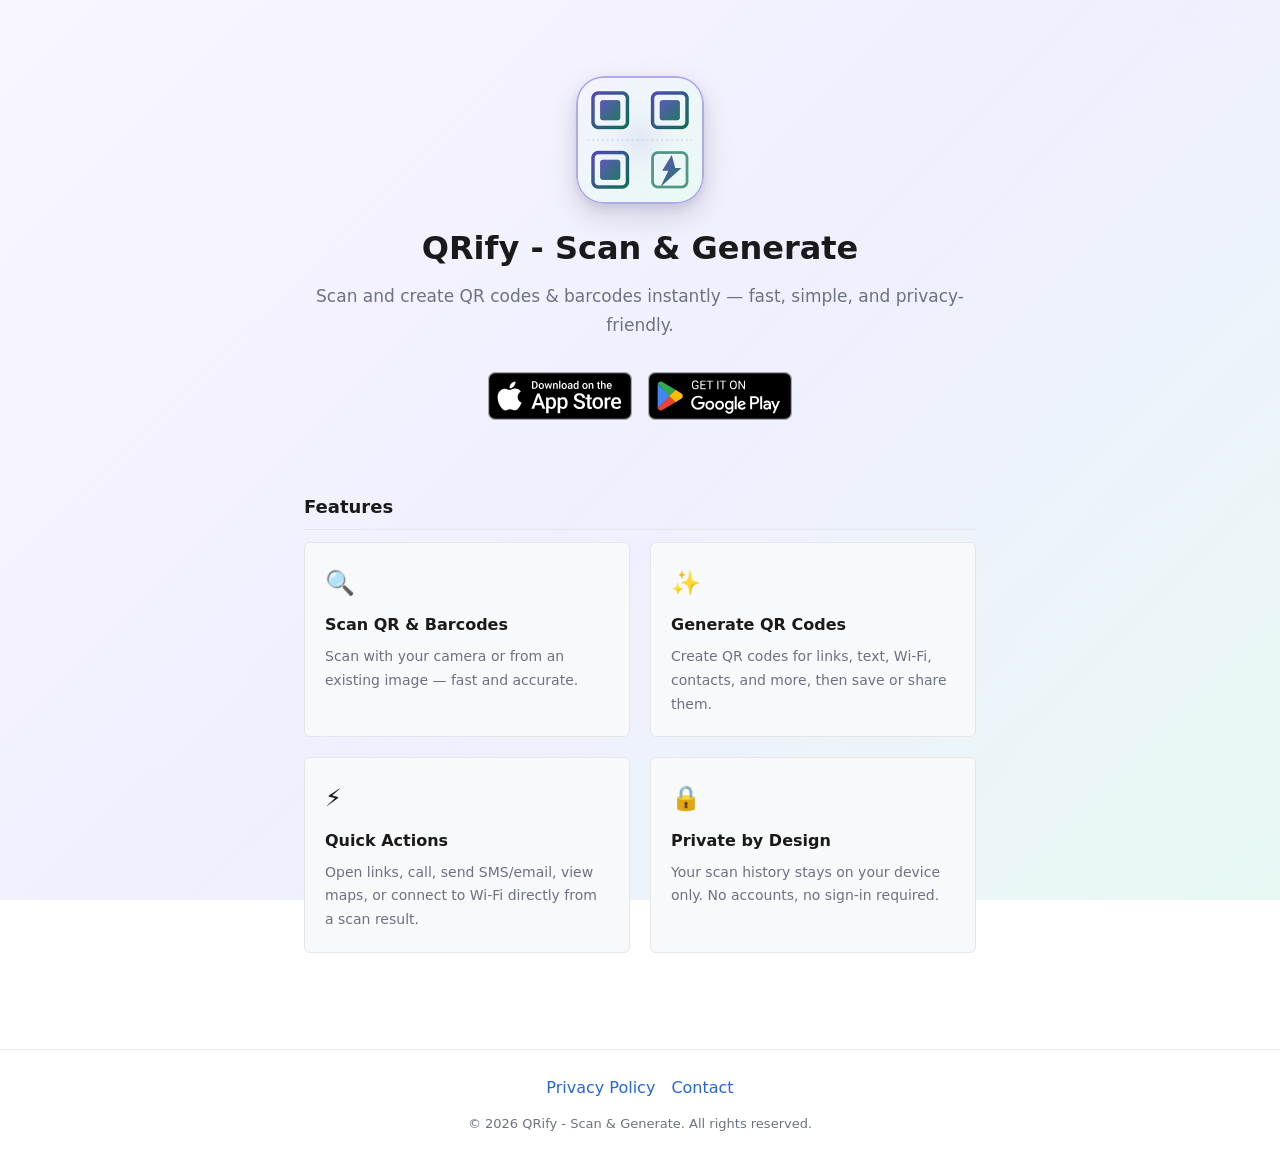
<file: index.html>
<!DOCTYPE html>
<html lang="en">
<head>
  <meta charset="UTF-8" />
  <meta name="viewport" content="width=device-width, initial-scale=1.0" />
  <title>QRify - Scan &amp; Generate</title>
  <meta name="description" content="QRify - Scan & Generate: a fast, privacy-friendly QR code and barcode scanner & generator. Your scans stay on your device." />
  <style>
    .vi { display: none; }
    .lang-vi .vi { display: inline; }
    .lang-vi .en { display: none; }
  </style>
  <link rel="stylesheet" href="assets/style.css?v=11" />
</head>
<body>
  <div class="lang-switcher">
    <button id="btn-en" onclick="setLang('en')">EN</button>
    <span>|</span>
    <button id="btn-vi" onclick="setLang('vi')">VI</button>
  </div>

  <main>
    <section class="hero">
      <img class="logo" src="assets/logo.png" alt="QRify logo" />
      <h1>QRify - Scan &amp; Generate</h1>
      <p class="tagline">
        <span class="en">Scan and create QR codes &amp; barcodes instantly — fast, simple, and privacy-friendly.</span>
        <span class="vi">Quét và tạo mã QR &amp; barcode ngay lập tức — nhanh, đơn giản và tôn trọng quyền riêng tư.</span>
      </p>
      <div class="store-buttons">
        <a class="store-button" href="https://apps.apple.com/app/id6777644974" target="_blank" rel="noopener noreferrer">
          <img class="en" src="assets/app-store-badge.svg" alt="Download on the App Store" />
          <img class="vi" src="assets/app-store-badge-vi.svg" alt="Tải xuống trên App Store" />
        </a>
        <a class="store-button" href="https://play.google.com/store/apps/details?id=com.yangwave.nvd.qrif" target="_blank" rel="noopener noreferrer">
          <img class="en" src="assets/google-play-badge.svg" alt="Get it on Google Play" />
          <img class="vi" src="assets/google-play-badge-vi.svg" alt="Tải về từ Google Play" />
        </a>
      </div>
    </section>

    <section id="features">
      <h2>
        <span class="en">Features</span>
        <span class="vi">Tính Năng</span>
      </h2>
      <div class="feature-grid">
        <div class="feature-card">
          <div class="icon">🔍</div>
          <h3>
            <span class="en">Scan QR &amp; Barcodes</span>
            <span class="vi">Quét QR &amp; Barcode</span>
          </h3>
          <p>
            <span class="en">Scan with your camera or from an existing image — fast and accurate.</span>
            <span class="vi">Quét bằng camera hoặc từ ảnh có sẵn — nhanh và chính xác.</span>
          </p>
        </div>
        <div class="feature-card">
          <div class="icon">✨</div>
          <h3>
            <span class="en">Generate QR Codes</span>
            <span class="vi">Tạo Mã QR</span>
          </h3>
          <p>
            <span class="en">Create QR codes for links, text, Wi-Fi, contacts, and more, then save or share them.</span>
            <span class="vi">Tạo mã QR cho liên kết, văn bản, Wi-Fi, liên hệ và nhiều hơn nữa, rồi lưu hoặc chia sẻ.</span>
          </p>
        </div>
        <div class="feature-card">
          <div class="icon">⚡</div>
          <h3>
            <span class="en">Quick Actions</span>
            <span class="vi">Hành Động Nhanh</span>
          </h3>
          <p>
            <span class="en">Open links, call, send SMS/email, view maps, or connect to Wi-Fi directly from a scan result.</span>
            <span class="vi">Mở liên kết, gọi điện, gửi SMS/email, xem bản đồ hoặc kết nối Wi-Fi ngay từ kết quả quét.</span>
          </p>
        </div>
        <div class="feature-card">
          <div class="icon">🔒</div>
          <h3>
            <span class="en">Private by Design</span>
            <span class="vi">Riêng Tư Tuyệt Đối</span>
          </h3>
          <p>
            <span class="en">Your scan history stays on your device only. No accounts, no sign-in required.</span>
            <span class="vi">Lịch sử quét chỉ lưu trên thiết bị của bạn. Không tài khoản, không cần đăng nhập.</span>
          </p>
        </div>
      </div>
    </section>
  </main>

  <footer>
    <div class="footer-links">
      <a href="privacy/">
        <span class="en">Privacy Policy</span>
        <span class="vi">Chính Sách Quyền Riêng Tư</span>
      </a>
      <a href="mailto:duongtrieu270799@gmail.com">
        <span class="en">Contact</span>
        <span class="vi">Liên Hệ</span>
      </a>
    </div>
    <p>
      <span class="en">&copy; 2026 QRify - Scan &amp; Generate. All rights reserved.</span>
      <span class="vi">&copy; 2026 QRify - Scan &amp; Generate. Bảo lưu mọi quyền.</span>
    </p>
  </footer>

  <script>
    function setLang(lang) {
      if (lang === 'vi') {
        document.body.classList.add('lang-vi');
        document.documentElement.lang = 'vi';
      } else {
        document.body.classList.remove('lang-vi');
        document.documentElement.lang = 'en';
      }
      document.getElementById('btn-en').classList.toggle('active', lang === 'en');
      document.getElementById('btn-vi').classList.toggle('active', lang === 'vi');
      localStorage.setItem('qrify-lang', lang);
    }

    (function () {
      var param = new URLSearchParams(window.location.search).get('lang');
      var saved = localStorage.getItem('qrify-lang');
      setLang(param || saved || 'en');
    })();
  </script>
</body>
</html>
</file>
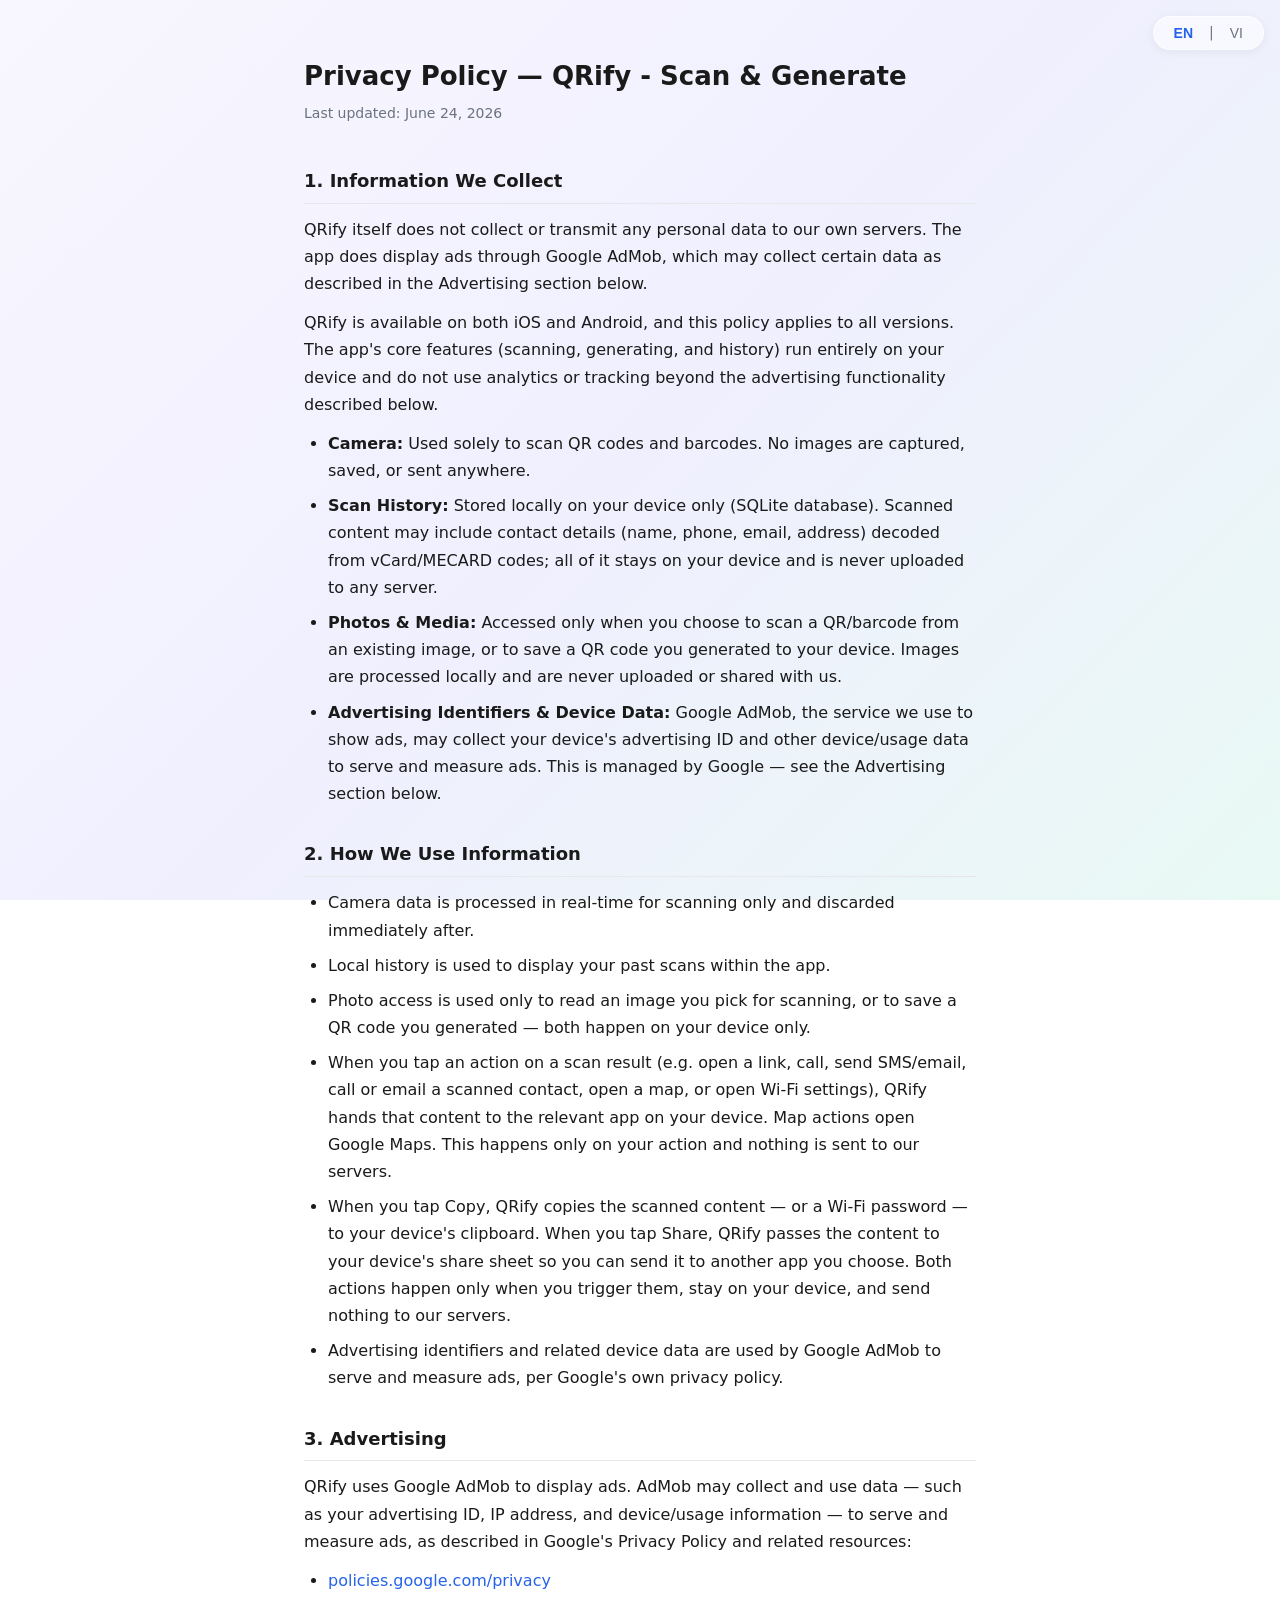
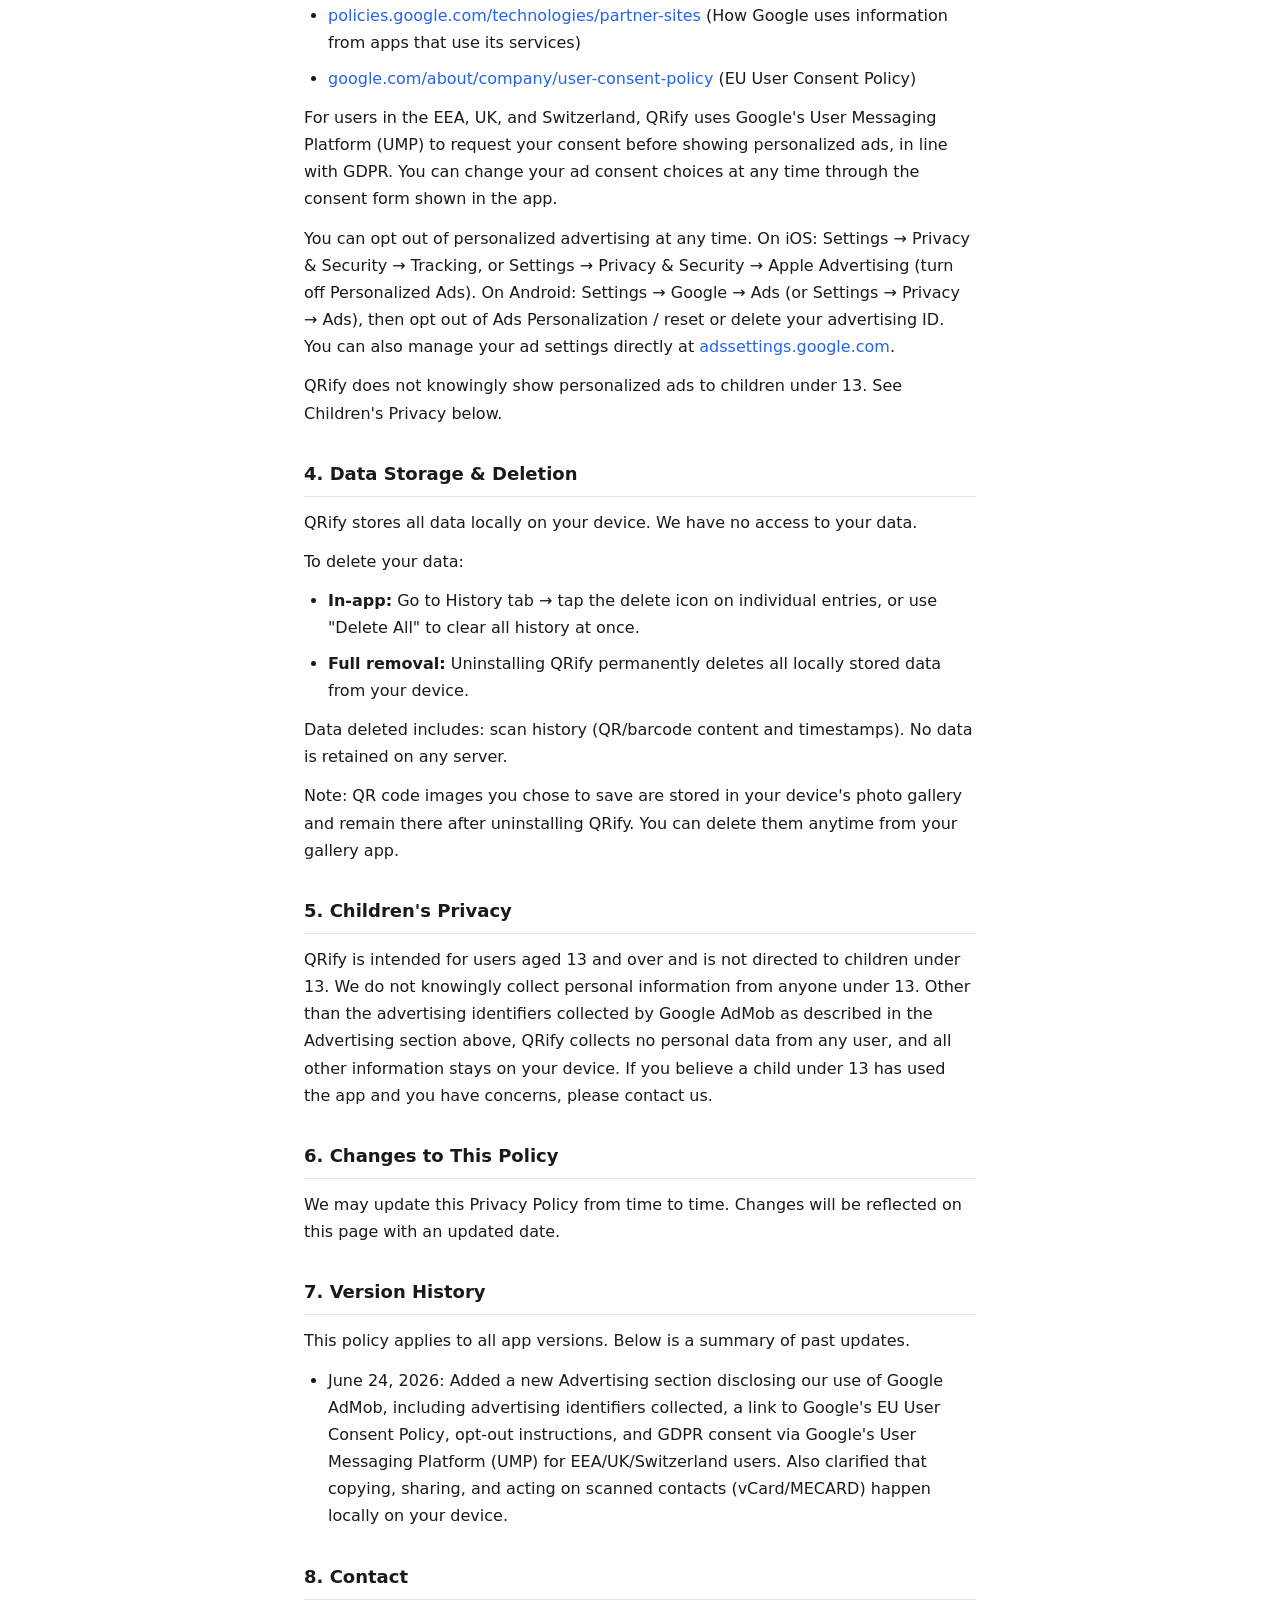
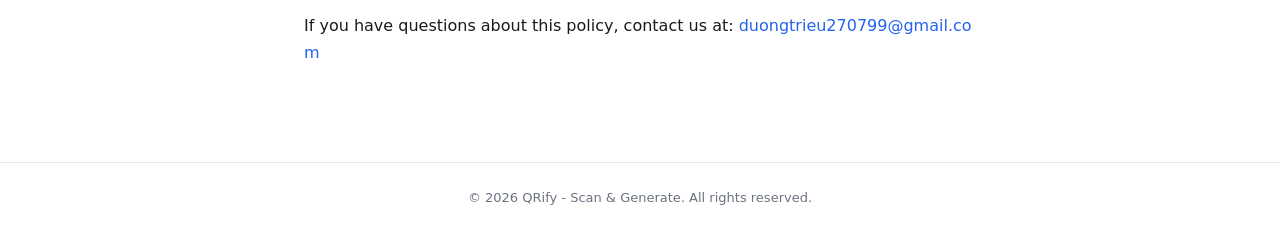
<file: privacy/index.html>
<!DOCTYPE html>
<html lang="en">
<head>
  <meta charset="UTF-8" />
  <meta name="viewport" content="width=device-width, initial-scale=1.0" />
  <title>Privacy Policy — QRify - Scan &amp; Generate</title>
  <style>
    .vi { display: none; }
    .lang-vi .vi { display: inline; }
    .lang-vi .en { display: none; }
  </style>
  <link rel="stylesheet" href="../assets/style.css?v=11" />
</head>
<body>
  <!-- Tạm ẩn nút back về home
  <a href="/" class="back-link">
    <span class="en">&larr; Home</span>
    <span class="vi">&larr; Trang chủ</span>
  </a>
  -->
  <div class="lang-switcher">
    <button id="btn-en" onclick="setLang('en')">EN</button>
    <span>|</span>
    <button id="btn-vi" onclick="setLang('vi')">VI</button>
  </div>

  <main>
    <h1>
      <span class="en">Privacy Policy — QRify - Scan &amp; Generate</span>
      <span class="vi">Chính Sách Quyền Riêng Tư — QRify - Scan &amp; Generate</span>
    </h1>
    <p class="last-updated">
      <span class="en">Last updated: June 24, 2026</span>
      <span class="vi">Cập nhật lần cuối: 24 tháng 6, 2026</span>
    </p>

    <section id="information-we-collect">
      <h2>
        <span class="en">1. Information We Collect</span>
        <span class="vi">1. Thông Tin Chúng Tôi Thu Thập</span>
      </h2>
      <p>
        <span class="en">QRify itself does not collect or transmit any personal data to our own servers. The app does display ads through Google AdMob, which may collect certain data as described in the Advertising section below.</span>
        <span class="vi">Bản thân QRify không thu thập hay truyền bất kỳ dữ liệu cá nhân nào lên máy chủ riêng của chúng tôi. Ứng dụng có hiển thị quảng cáo qua Google AdMob, và AdMob có thể thu thập một số dữ liệu như mô tả ở phần Quảng Cáo bên dưới.</span>
      </p>
      <p>
        <span class="en">QRify is available on both iOS and Android, and this policy applies to all versions. The app's core features (scanning, generating, and history) run entirely on your device and do not use analytics or tracking beyond the advertising functionality described below.</span>
        <span class="vi">QRify có mặt trên cả iOS và Android, và chính sách này áp dụng cho mọi phiên bản. Các tính năng chính của ứng dụng (quét, tạo mã, lịch sử) chạy hoàn toàn trên thiết bị của bạn và không sử dụng analytics hay theo dõi (tracking) ngoài chức năng quảng cáo được mô tả bên dưới.</span>
      </p>
      <ul>
        <li>
          <strong><span class="en">Camera:</span><span class="vi">Camera:</span></strong>
          <span class="en">Used solely to scan QR codes and barcodes. No images are captured, saved, or sent anywhere.</span>
          <span class="vi">Chỉ dùng để quét mã QR và barcode. Không chụp, không lưu, không gửi ảnh đi bất kỳ đâu.</span>
        </li>
        <li>
          <strong><span class="en">Scan History:</span><span class="vi">Lịch sử quét:</span></strong>
          <span class="en">Stored locally on your device only (SQLite database). Scanned content may include contact details (name, phone, email, address) decoded from vCard/MECARD codes; all of it stays on your device and is never uploaded to any server.</span>
          <span class="vi">Chỉ lưu cục bộ trên thiết bị của bạn (cơ sở dữ liệu SQLite). Nội dung quét có thể bao gồm thông tin liên hệ (tên, số điện thoại, email, địa chỉ) được giải mã từ mã vCard/MECARD; toàn bộ đều nằm trên thiết bị của bạn và không bao giờ được tải lên máy chủ.</span>
        </li>
        <li>
          <strong><span class="en">Photos &amp; Media:</span><span class="vi">Ảnh &amp; Phương tiện:</span></strong>
          <span class="en">Accessed only when you choose to scan a QR/barcode from an existing image, or to save a QR code you generated to your device. Images are processed locally and are never uploaded or shared with us.</span>
          <span class="vi">Chỉ được truy cập khi bạn chọn quét mã QR/barcode từ một ảnh có sẵn, hoặc khi bạn lưu mã QR đã tạo vào thiết bị. Ảnh được xử lý cục bộ, không bao giờ được tải lên hay chia sẻ cho chúng tôi.</span>
        </li>
        <li>
          <strong><span class="en">Advertising Identifiers &amp; Device Data:</span><span class="vi">Mã định danh quảng cáo &amp; dữ liệu thiết bị:</span></strong>
          <span class="en">Google AdMob, the service we use to show ads, may collect your device's advertising ID and other device/usage data to serve and measure ads. This is managed by Google — see the Advertising section below.</span>
          <span class="vi">Google AdMob, dịch vụ chúng tôi dùng để hiển thị quảng cáo, có thể thu thập Advertising ID của thiết bị và một số dữ liệu thiết bị/sử dụng khác để hiển thị và đo lường quảng cáo. Việc này do Google quản lý — xem phần Quảng Cáo bên dưới.</span>
        </li>
      </ul>
    </section>

    <section id="how-we-use-information">
      <h2>
        <span class="en">2. How We Use Information</span>
        <span class="vi">2. Cách Chúng Tôi Sử Dụng Thông Tin</span>
      </h2>
      <ul>
        <li>
          <span class="en">Camera data is processed in real-time for scanning only and discarded immediately after.</span>
          <span class="vi">Dữ liệu camera chỉ được xử lý thời gian thực để quét và bị xóa ngay sau đó.</span>
        </li>
        <li>
          <span class="en">Local history is used to display your past scans within the app.</span>
          <span class="vi">Lịch sử cục bộ được dùng để hiển thị các lần quét trước đây trong ứng dụng.</span>
        </li>
        <li>
          <span class="en">Photo access is used only to read an image you pick for scanning, or to save a QR code you generated — both happen on your device only.</span>
          <span class="vi">Quyền truy cập ảnh chỉ dùng để đọc ảnh bạn chọn để quét, hoặc lưu mã QR bạn đã tạo — cả hai đều chỉ diễn ra trên thiết bị của bạn.</span>
        </li>
        <li>
          <span class="en">When you tap an action on a scan result (e.g. open a link, call, send SMS/email, call or email a scanned contact, open a map, or open Wi-Fi settings), QRify hands that content to the relevant app on your device. Map actions open Google Maps. This happens only on your action and nothing is sent to our servers.</span>
          <span class="vi">Khi bạn bấm một hành động trên kết quả quét (mở liên kết, gọi, gửi SMS/email, gọi hoặc gửi email cho một liên hệ (contact) đã quét, mở bản đồ, hoặc mở Cài đặt Wi-Fi), QRify chuyển nội dung đó sang app tương ứng trên thiết bị. Hành động bản đồ sẽ mở Google Maps. Việc này chỉ xảy ra khi bạn chủ động bấm và không có dữ liệu nào được gửi lên máy chủ của chúng tôi.</span>
        </li>
        <li>
          <span class="en">When you tap Copy, QRify copies the scanned content — or a Wi-Fi password — to your device's clipboard. When you tap Share, QRify passes the content to your device's share sheet so you can send it to another app you choose. Both actions happen only when you trigger them, stay on your device, and send nothing to our servers.</span>
          <span class="vi">Khi bạn bấm Sao chép, QRify sao chép nội dung quét — hoặc mật khẩu Wi-Fi — vào clipboard của thiết bị. Khi bạn bấm Chia sẻ, QRify chuyển nội dung sang khay chia sẻ của thiết bị để bạn gửi tới một app khác do bạn chọn. Cả hai hành động chỉ chạy khi bạn chủ động bấm, ở trên thiết bị của bạn, và không gửi gì lên máy chủ của chúng tôi.</span>
        </li>
        <li>
          <span class="en">Advertising identifiers and related device data are used by Google AdMob to serve and measure ads, per Google's own privacy policy.</span>
          <span class="vi">Mã định danh quảng cáo và dữ liệu thiết bị liên quan được Google AdMob dùng để hiển thị và đo lường quảng cáo, theo chính sách quyền riêng tư riêng của Google.</span>
        </li>
      </ul>
    </section>

    <section id="advertising">
      <h2>
        <span class="en">3. Advertising</span>
        <span class="vi">3. Quảng Cáo</span>
      </h2>
      <p>
        <span class="en">QRify uses Google AdMob to display ads. AdMob may collect and use data — such as your advertising ID, IP address, and device/usage information — to serve and measure ads, as described in Google's Privacy Policy and related resources:</span>
        <span class="vi">QRify dùng Google AdMob để hiển thị quảng cáo. AdMob có thể thu thập và sử dụng dữ liệu — như Advertising ID, địa chỉ IP, và thông tin thiết bị/sử dụng — để hiển thị và đo lường quảng cáo, theo Chính Sách Quyền Riêng Tư của Google và các tài nguyên liên quan:</span>
      </p>
      <ul>
        <li><a href="https://policies.google.com/privacy" target="_blank" rel="noopener noreferrer">policies.google.com/privacy</a></li>
        <li><a href="https://policies.google.com/technologies/partner-sites" target="_blank" rel="noopener noreferrer">policies.google.com/technologies/partner-sites</a> <span class="en">(How Google uses information from apps that use its services)</span><span class="vi">(Cách Google sử dụng thông tin từ ứng dụng dùng dịch vụ của Google)</span></li>
        <li><a href="https://www.google.com/about/company/user-consent-policy/" target="_blank" rel="noopener noreferrer">google.com/about/company/user-consent-policy</a> <span class="en">(EU User Consent Policy)</span><span class="vi">(Chính Sách Đồng Ý Người Dùng EU)</span></li>
      </ul>
      <p>
        <span class="en">For users in the EEA, UK, and Switzerland, QRify uses Google's User Messaging Platform (UMP) to request your consent before showing personalized ads, in line with GDPR. You can change your ad consent choices at any time through the consent form shown in the app.</span>
        <span class="vi">Đối với người dùng tại EEA, Vương quốc Anh và Thụy Sĩ, QRify dùng User Messaging Platform (UMP) của Google để xin sự đồng ý trước khi hiển thị quảng cáo cá nhân hóa, theo quy định GDPR. Bạn có thể thay đổi lựa chọn đồng ý quảng cáo bất cứ lúc nào qua biểu mẫu đồng ý hiển thị trong ứng dụng.</span>
      </p>
      <p>
        <span class="en">You can opt out of personalized advertising at any time. On iOS: Settings → Privacy &amp; Security → Tracking, or Settings → Privacy &amp; Security → Apple Advertising (turn off Personalized Ads). On Android: Settings → Google → Ads (or Settings → Privacy → Ads), then opt out of Ads Personalization / reset or delete your advertising ID. You can also manage your ad settings directly at <a href="https://adssettings.google.com" target="_blank" rel="noopener noreferrer">adssettings.google.com</a>.</span>
        <span class="vi">Bạn có thể tắt quảng cáo cá nhân hóa bất cứ lúc nào. Trên iOS: Cài đặt → Quyền riêng tư &amp; Bảo mật → Theo dõi (Tracking), hoặc Cài đặt → Quyền riêng tư &amp; Bảo mật → Quảng cáo của Apple (tắt Quảng cáo cá nhân hóa). Trên Android: Cài đặt → Google → Quảng cáo (hoặc Cài đặt → Quyền riêng tư → Quảng cáo), sau đó tắt cá nhân hóa quảng cáo / đặt lại hoặc xóa Advertising ID. Bạn cũng có thể quản lý cài đặt quảng cáo tại <a href="https://adssettings.google.com" target="_blank" rel="noopener noreferrer">adssettings.google.com</a>.</span>
      </p>
      <p>
        <span class="en">QRify does not knowingly show personalized ads to children under 13. See Children's Privacy below.</span>
        <span class="vi">QRify không cố ý hiển thị quảng cáo cá nhân hóa cho trẻ dưới 13 tuổi. Xem phần Quyền Riêng Tư Trẻ Em bên dưới.</span>
      </p>
    </section>

    <section id="data-storage-deletion">
      <h2>
        <span class="en">4. Data Storage &amp; Deletion</span>
        <span class="vi">4. Lưu Trữ &amp; Xóa Dữ Liệu</span>
      </h2>
      <p>
        <span class="en">QRify stores all data locally on your device. We have no access to your data.</span>
        <span class="vi">QRify lưu toàn bộ dữ liệu cục bộ trên thiết bị của bạn. Chúng tôi không có quyền truy cập vào dữ liệu của bạn.</span>
      </p>
      <p>
        <span class="en">To delete your data:</span>
        <span class="vi">Để xóa dữ liệu của bạn:</span>
      </p>
      <ul>
        <li>
          <strong><span class="en">In-app:</span><span class="vi">Trong ứng dụng:</span></strong>
          <span class="en">Go to History tab → tap the delete icon on individual entries, or use "Delete All" to clear all history at once.</span>
          <span class="vi">Vào tab Lịch sử → nhấn biểu tượng xóa trên từng mục, hoặc dùng "Xóa tất cả" để xóa toàn bộ lịch sử cùng lúc.</span>
        </li>
        <li>
          <strong><span class="en">Full removal:</span><span class="vi">Xóa hoàn toàn:</span></strong>
          <span class="en">Uninstalling QRify permanently deletes all locally stored data from your device.</span>
          <span class="vi">Gỡ cài đặt QRify sẽ xóa vĩnh viễn toàn bộ dữ liệu được lưu cục bộ trên thiết bị của bạn.</span>
        </li>
      </ul>
      <p>
        <span class="en">Data deleted includes: scan history (QR/barcode content and timestamps). No data is retained on any server.</span>
        <span class="vi">Dữ liệu bị xóa bao gồm: lịch sử quét (nội dung mã QR/barcode và thời gian). Không có dữ liệu nào được lưu trên bất kỳ máy chủ nào.</span>
      </p>
      <p>
        <span class="en">Note: QR code images you chose to save are stored in your device's photo gallery and remain there after uninstalling QRify. You can delete them anytime from your gallery app.</span>
        <span class="vi">Lưu ý: Các ảnh mã QR mà bạn đã chọn lưu được lưu trong thư viện ảnh của thiết bị và vẫn còn ở đó sau khi gỡ QRify. Bạn có thể xóa chúng bất cứ lúc nào từ ứng dụng thư viện ảnh.</span>
      </p>
    </section>

    <section id="childrens-privacy">
      <h2>
        <span class="en">5. Children's Privacy</span>
        <span class="vi">5. Quyền Riêng Tư Trẻ Em</span>
      </h2>
      <p>
        <span class="en">QRify is intended for users aged 13 and over and is not directed to children under 13. We do not knowingly collect personal information from anyone under 13. Other than the advertising identifiers collected by Google AdMob as described in the Advertising section above, QRify collects no personal data from any user, and all other information stays on your device. If you believe a child under 13 has used the app and you have concerns, please contact us.</span>
        <span class="vi">QRify dành cho người dùng từ 13 tuổi trở lên và không hướng tới trẻ em dưới 13 tuổi. Chúng tôi không cố ý thu thập thông tin cá nhân từ bất kỳ ai dưới 13 tuổi. Ngoài mã định danh quảng cáo được Google AdMob thu thập như mô tả ở phần Quảng Cáo phía trên, QRify không thu thập dữ liệu cá nhân từ bất kỳ người dùng nào, và mọi thông tin khác đều nằm trên thiết bị của bạn. Nếu bạn cho rằng có trẻ dưới 13 tuổi đã dùng ứng dụng và bạn có lo ngại, vui lòng liên hệ chúng tôi.</span>
      </p>
    </section>

    <section id="changes-to-this-policy">
      <h2>
        <span class="en">6. Changes to This Policy</span>
        <span class="vi">6. Thay Đổi Chính Sách</span>
      </h2>
      <p>
        <span class="en">We may update this Privacy Policy from time to time. Changes will be reflected on this page with an updated date.</span>
        <span class="vi">Chúng tôi có thể cập nhật Chính Sách Quyền Riêng Tư này theo thời gian. Thay đổi sẽ được phản ánh trên trang này cùng ngày cập nhật mới.</span>
      </p>
    </section>

    <section id="version-history">
      <h2>
        <span class="en">7. Version History</span>
        <span class="vi">7. Lịch Sử Cập Nhật</span>
      </h2>
      <p>
        <span class="en">This policy applies to all app versions. Below is a summary of past updates.</span>
        <span class="vi">Chính sách này áp dụng cho mọi phiên bản ứng dụng. Dưới đây là tóm tắt các lần cập nhật trước đó.</span>
      </p>
      <ul>
        <li>
          <span class="en">June 24, 2026: Added a new Advertising section disclosing our use of Google AdMob, including advertising identifiers collected, a link to Google's EU User Consent Policy, opt-out instructions, and GDPR consent via Google's User Messaging Platform (UMP) for EEA/UK/Switzerland users. Also clarified that copying, sharing, and acting on scanned contacts (vCard/MECARD) happen locally on your device.</span>
          <span class="vi">24 tháng 6, 2026: Bổ sung phần Quảng Cáo công bố việc sử dụng Google AdMob, bao gồm mã định danh quảng cáo được thu thập, link tới EU User Consent Policy của Google, hướng dẫn tắt quảng cáo cá nhân hóa, và việc xin sự đồng ý GDPR qua User Messaging Platform (UMP) của Google cho người dùng tại EEA/UK/Thụy Sĩ. Đồng thời làm rõ rằng việc sao chép, chia sẻ và thao tác với liên hệ đã quét (vCard/MECARD) đều diễn ra cục bộ trên thiết bị của bạn.</span>
        </li>
      </ul>
    </section>

    <section id="contact">
      <h2>
        <span class="en">8. Contact</span>
        <span class="vi">8. Liên Hệ</span>
      </h2>
      <p>
        <span class="en">If you have questions about this policy, contact us at:</span>
        <span class="vi">Nếu bạn có thắc mắc về chính sách này, hãy liên hệ chúng tôi tại:</span>
        <a href="mailto:duongtrieu270799@gmail.com">duongtrieu270799@gmail.com</a>
      </p>
    </section>
  </main>

  <footer>
    <p>
      <span class="en">&copy; 2026 QRify - Scan &amp; Generate. All rights reserved.</span>
      <span class="vi">&copy; 2026 QRify - Scan &amp; Generate. Bảo lưu mọi quyền.</span>
    </p>
  </footer>

  <script>
    function setLang(lang) {
      if (lang === 'vi') {
        document.body.classList.add('lang-vi');
        document.documentElement.lang = 'vi';
      } else {
        document.body.classList.remove('lang-vi');
        document.documentElement.lang = 'en';
      }
      document.getElementById('btn-en').classList.toggle('active', lang === 'en');
      document.getElementById('btn-vi').classList.toggle('active', lang === 'vi');
      localStorage.setItem('qrify-lang', lang);
    }

    (function () {
      var param = new URLSearchParams(window.location.search).get('lang');
      var saved = localStorage.getItem('qrify-lang');
      setLang(param || saved || 'en');
    })();
  </script>
</body>
</html>
</file>
<file: assets/style.css>
:root {
  --bg: #ffffff;
  --surface: #f8f9fa;
  --text: #1a1a1a;
  --text-muted: #6b7280;
  --accent: #2563eb;
  --accent-hover: #1d4ed8;
  --border: #e5e7eb;
  --radius: 6px;
}

@media (prefers-color-scheme: dark) {
  :root {
    --bg: #0f172a;
    --surface: #1e293b;
    --text: #f1f5f9;
    --text-muted: #94a3b8;
    --accent: #60a5fa;
    --accent-hover: #93c5fd;
    --border: #334155;
  }

  body {
    background: var(--bg);
  }
}

*, *::before, *::after {
  box-sizing: border-box;
  margin: 0;
  padding: 0;
}

body {
  font-family: system-ui, -apple-system, BlinkMacSystemFont, "Segoe UI", sans-serif;
  background: linear-gradient(135deg, #F8F7FF 0%, #F0EFFE 50%, #E8F9F4 100%) fixed;
  min-height: 100vh;
  color: var(--text);
  line-height: 1.7;
  font-size: 1rem;
}

/* Language visibility — default: show EN, hide VI */
.vi { display: none; }
.lang-vi .vi { display: inline; }
.lang-vi .en { display: none; }

.back-link {
  margin-right: auto;
  color: var(--text-muted);
  font-size: 0.875rem;
  font-weight: 500;
  text-decoration: none;
}

.back-link:hover {
  color: var(--accent);
}

.lang-switcher {
  display: flex;
  align-items: center;
  gap: 0.5rem;
  color: var(--text-muted);
  font-size: 0.875rem;
}

/* Floating language switcher / back link (not inside a header) */
body > .lang-switcher,
body > .back-link {
  position: fixed;
  top: 1rem;
  z-index: 10;
  padding: 0.25rem 0.75rem;
  background: rgba(255, 255, 255, 0.55);
  border: 1px solid rgba(255, 255, 255, 0.7);
  border-radius: 999px;
  backdrop-filter: blur(8px);
  -webkit-backdrop-filter: blur(8px);
  box-shadow: 0 2px 8px rgba(60, 60, 90, 0.08);
}

body > .lang-switcher {
  right: 1rem;
}

body > .back-link {
  left: 1rem;
  display: flex;
  align-items: center;
  line-height: 1.9;
}

.lang-switcher button {
  background: none;
  border: none;
  cursor: pointer;
  font-size: 0.875rem;
  font-weight: 500;
  color: var(--text-muted);
  padding: 0.25rem 0.5rem;
  border-radius: var(--radius);
  transition: color 0.15s, background-color 0.15s;
}

.lang-switcher button:hover {
  color: var(--accent);
  background-color: var(--surface);
}

.lang-switcher button.active {
  color: var(--accent);
  font-weight: 700;
}

/* Main content */
main {
  max-width: 720px;
  margin: 0 auto;
  padding: 3.75rem 1.5rem 4rem;
}

h1 {
  font-size: 1.625rem;
  font-weight: 700;
  line-height: 1.3;
  margin-bottom: 0.5rem;
}

.last-updated {
  color: var(--text-muted);
  font-size: 0.875rem;
  margin-bottom: 2.5rem;
}

section {
  margin-bottom: 2rem;
}

h2 {
  font-size: 1.125rem;
  font-weight: 600;
  margin-bottom: 0.75rem;
  padding-bottom: 0.4rem;
  border-bottom: 1px solid var(--border);
}

p {
  margin-bottom: 0.75rem;
  color: var(--text);
}

ul {
  padding-left: 1.5rem;
  margin-bottom: 0.75rem;
}

li {
  margin-bottom: 0.5rem;
}

a {
  color: var(--accent);
  text-decoration: none;
  word-break: break-all;
}

a:hover {
  color: var(--accent-hover);
  text-decoration: underline;
}

/* Footer */
footer {
  border-top: 1px solid var(--border);
  padding: 1.5rem;
  text-align: center;
}

footer p {
  color: var(--text-muted);
  font-size: 0.8125rem;
  margin-bottom: 0;
}

/* Mobile */
@media (max-width: 480px) {
  main {
    padding: 2rem 1.25rem 3rem;
  }

  h1 {
    font-size: 1.375rem;
  }
}

/* Landing page */
.hero {
  text-align: center;
  padding: 1rem 0 2.5rem;
}

.hero .logo {
  width: 128px;
  height: 128px;
  margin-bottom: 1rem;
  border-radius: 22%;
  object-fit: cover;
  box-shadow: 0 12px 28px rgba(60, 60, 90, 0.18), 0 4px 10px rgba(60, 60, 90, 0.1);
}

.hero h1 {
  font-size: 2rem;
  margin-bottom: 0.75rem;
  border-bottom: none;
  padding-bottom: 0;
}

.hero .tagline {
  color: var(--text-muted);
  font-size: 1.0625rem;
  margin-bottom: 2rem;
}

.store-buttons {
  display: flex;
  justify-content: center;
  gap: 1rem;
  flex-wrap: wrap;
}

.store-button {
  display: inline-flex;
  align-items: center;
  transition: opacity 0.15s;
}

.store-button:hover {
  opacity: 0.8;
}

.store-button img {
  height: 48px;
  width: 144px;
  object-fit: contain;
}

.feature-grid {
  display: grid;
  grid-template-columns: repeat(2, 1fr);
  gap: 1.25rem;
}

.feature-card {
  padding: 1.25rem;
  background-color: var(--surface);
  border: 1px solid var(--border);
  border-radius: var(--radius);
}

.feature-card .icon {
  font-size: 1.5rem;
  margin-bottom: 0.5rem;
}

.feature-card h3 {
  font-size: 1rem;
  font-weight: 600;
  margin-bottom: 0.4rem;
}

.feature-card p {
  font-size: 0.875rem;
  color: var(--text-muted);
  margin-bottom: 0;
}

.footer-links {
  display: flex;
  justify-content: center;
  gap: 1rem;
  margin-bottom: 0.75rem;
}

@media (max-width: 480px) {
  .feature-grid {
    grid-template-columns: 1fr;
  }

  .hero h1 {
    font-size: 1.625rem;
  }
}
</file>
